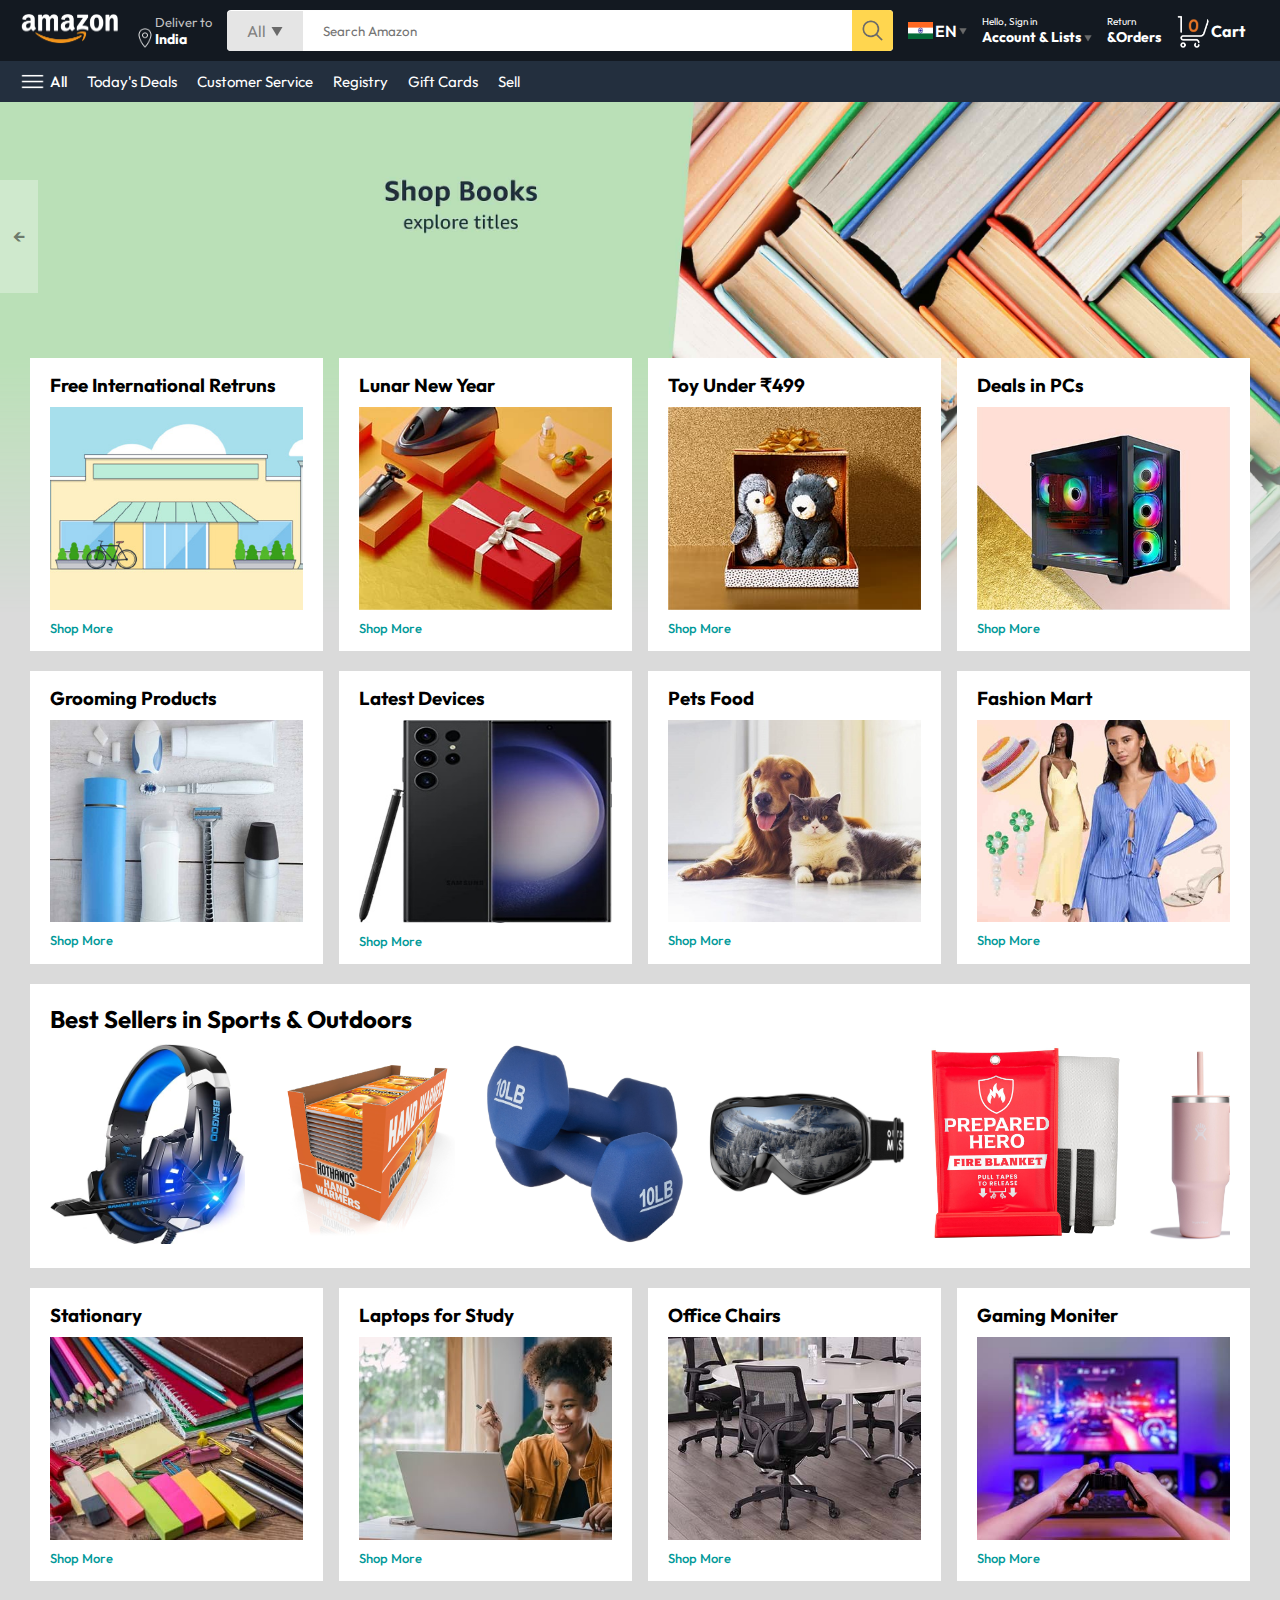
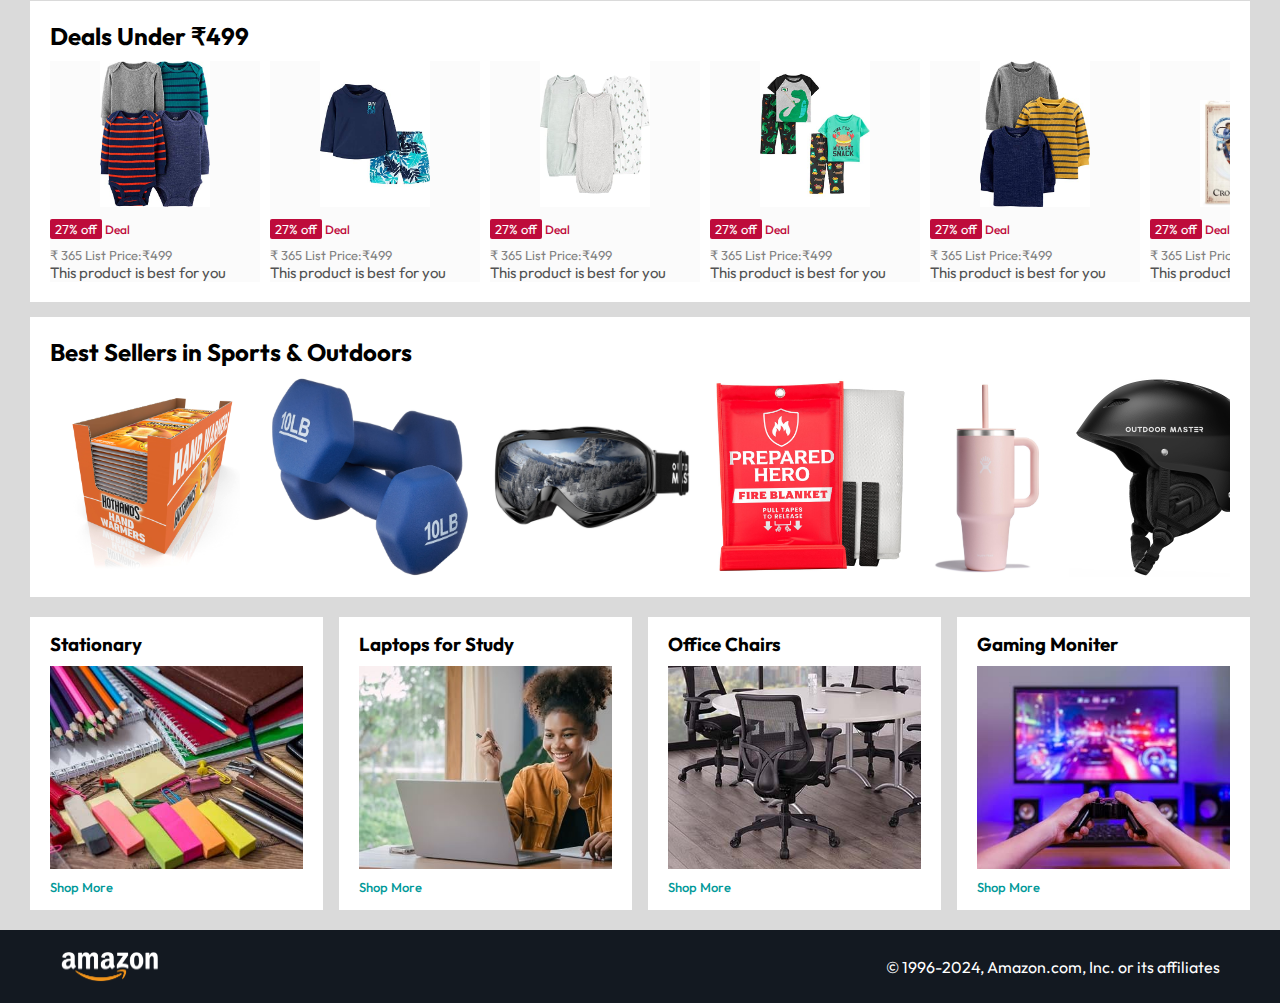
<file: index.html>
<!DOCTYPE html>
<html lang="en">

<head>
    <meta charset="UTF-8">
    <meta name="viewport" content="width=device-width, initial-scale=1.0">
    <title>AMAZON CLONE</title>
    <link rel="stylesheet" href="style.css">
</head>

<body>
    <nav>
        <a href="/">
            <img src="assets/amazon_logo.png" width="100" alt="">
        </a>
        <div class="nav-country">
            <img src="assets/location_icon.png" height="20" alt="">
            <div>
                <p>Deliver to</p>
                <h1>India</h1>
            </div>
        </div>
        <div class="nav-search">
            <div class="nav-search-category">
                <p>All</p>
                <img src="assets/dropdown_icon.png" height="12" alt="">
            </div>
            <input type="text" class="nav-search-input" placeholder="Search Amazon">
            <img src="assets/search_icon.png" class="nav-search-icon" alt="">
        </div>
        <div class="nav-language">
            <img src="assets/india_flag.jpg" width="25px" alt="">
            <p>EN</p>
            <img src="assets/dropdown_icon.png" width="8px" alt="">
        </div>
        <div class="nav-text">
            <p><a href="signin.html">Hello, Sign in</a></p>
            <h1>Account & Lists <img src="assets/dropdown_icon.png" width="8px" alt=""></h1>
        </div>
        <div class="nav-text">
            <p>Return</p>
            <h1>&Orders</h1>
        </div>
        <a href="signin.html" class="mobile-user-icon" style="display: none;">
            <img src="assets/user.png" alt="">
        </a>
        <a href="cart.html" class="nav-cart">
            <img src="assets/cart_icon.png" width="35px" alt="">
            <h4>Cart</h4>
        </a>
    </nav>
    <div class="nav-bottom">
        <div>
            <img src="assets/menu_icon.png" width="25px" al="">
            <p>All</p>
        </div>
        <p>Today's Deals</p>
        <p>Customer Service</p>
        <p>Registry</p>
        <p>Gift Cards</p>
        <p>Sell</p>
    </div>
    <div class="header-slider">
        <a href="#" class="control_prev">&#8592</a>
        <a href="#" class="control_next">&#8594</a>
        <ul>
            <img src="assets/header1.jpg" class="header-img" alt="">
            <img src="assets/header2.jpg" class="header-img" alt="">
            <img src="assets/header3.jpg" class="header-img" alt="">
            <img src="assets/header4.jpg" class="header-img" alt="">
            <img src="assets/header5.jpg" class="header-img" alt="">
            <img src="assets/header6.jpg" class="header-img" alt="">
        </ul>
    </div>
    <div class="box-row header-box">
        <div class="box-col">
            <h3>Free International Retruns</h3>
            <img src="assets/box1-1.jpg" alt="">
            <a href="/">Shop More</a>
        </div>
        <div class="box-col">
            <h3>Lunar New Year</h3>
            <img src="assets/box1-2.jpg" alt="">
            <a href="/">Shop More</a>
        </div>
        <div class="box-col">
            <h3>Toy Under ₹499</h3>
            <img src="assets/box1-3.jpg" alt="">
            <a href="/">Shop More</a>
        </div>
        <div class="box-col">
            <h3>Deals in PCs</h3>
            <img src="assets/box1-4.jpg" alt="">
            <a href="/">Shop More</a>
        </div>
    </div>
    <div class="box-row">
        <div class="box-col">
            <h3>Grooming Products</h3>
            <img src="assets/box2-1.jpg" alt="">
            <a href="/">Shop More</a>
        </div>
        <div class="box-col">
            <h3>Latest Devices</h3>
            <img src="assets/box2-2.jpg" alt="">
            <a href="/">Shop More</a>
        </div>
        <div class="box-col">
            <h3>Pets Food</h3>
            <img src="assets/box2-3.jpg" alt="">
            <a href="/">Shop More</a>
        </div>
        <div class="box-col">
            <h3>Fashion Mart</h3>
            <img src="assets/box2-4.jpg" alt="">
            <a href="/">Shop More</a>
        </div>
    </div>
    <div class="products-slider">
        <h2>Best Sellers in Sports & Outdoors</h2>
        <div class="products">
            <a href="product.html">
                <img src="assets/product_img.jpg" alt="">
            </a>
            <img src="assets/product1-1.jpg" alt="">
            <img src="assets/product1-2.jpg" alt="">
            <img src="assets/product1-3.jpg" alt="">
            <img src="assets/product1-4.jpg" alt="">
            <img src="assets/product1-5.jpg" alt="">
            <img src="assets/product1-6.jpg" alt="">
            <img src="assets/product1-7.jpg" alt="">
            <img src="assets/product1-8.jpg" alt="">
            <img src="assets/product1-9.jpg" alt="">
            <img src="assets/product1-10.jpg" alt="">
        </div>
    </div>
    <div class="box-row">
        <div class="box-col">
            <h3>Stationary</h3>
            <img src="assets/box3-1.jpg" alt="">
            <a href="/">Shop More</a>
        </div>
        <div class="box-col">
            <h3>Laptops for Study</h3>
            <img src="assets/box3-2.jpg" alt="">
            <a href="/">Shop More</a>
        </div>
        <div class="box-col">
            <h3>Office Chairs</h3>
            <img src="assets/box3-3.jpg" alt="">
            <a href="/">Shop More</a>
        </div>
        <div class="box-col">
            <h3>Gaming Moniter</h3>
            <img src="assets/box3-4.jpg" alt="">
            <a href="/">Shop More</a>
        </div>
    </div>
    <div class="product-slider-with-price">
        <h2>Deals Under ₹499</h2>
        <div class="products">
            <div class="product-card">
                <div class="product-img-container">
                    <img src="assets/product2-1.jpg" alt="">
                </div>
                <div class="product-offer">
                    <p>27% off</p> <span>Deal</span>
                </div>
                <p class="product-price">₹ <span>365</span> List Price:₹499</p>
                <h4>This product is best for you</h4>
            </div>
            <div class="product-card">
                <div class="product-img-container">
                    <img src="assets/product2-2.jpg" alt="">
                </div>
                <div class="product-offer">
                    <p>27% off</p> <span>Deal</span>
                </div>
                <p class="product-price">₹ <span>365</span> List Price:₹499</p>
                <h4>This product is best for you</h4>
            </div>
            <div class="product-card">
                <div class="product-img-container">
                    <img src="assets/product2-3.jpg" alt="">
                </div>
                <div class="product-offer">
                    <p>27% off</p> <span>Deal</span>
                </div>
                <p class="product-price">₹ <span>365</span> List Price:₹499</p>
                <h4>This product is best for you</h4>
            </div>
            <div class="product-card">
                <div class="product-img-container">
                    <img src="assets/product2-4.jpg" alt="">
                </div>
                <div class="product-offer">
                    <p>27% off</p> <span>Deal</span>
                </div>
                <p class="product-price">₹ <span>365</span> List Price:₹499</p>
                <h4>This product is best for you</h4>
            </div>
            <div class="product-card">
                <div class="product-img-container">
                    <img src="assets/product2-5.jpg" alt="">
                </div>
                <div class="product-offer">
                    <p>27% off</p> <span>Deal</span>
                </div>
                <p class="product-price">₹ <span>365</span> List Price:₹499</p>
                <h4>This product is best for you</h4>
            </div>
            <div class="product-card">
                <div class="product-img-container">
                    <img src="assets/product2-6.jpg" alt="">
                </div>
                <div class="product-offer">
                    <p>27% off</p> <span>Deal</span>
                </div>
                <p class="product-price">₹ <span>365</span> List Price:₹499</p>
                <h4>This product is best for you</h4>
            </div>
            <div class="product-card">
                <div class="product-img-container">
                    <img src="assets/product2-7.jpg" alt="">
                </div>
                <div class="product-offer">
                    <p>27% off</p> <span>Deal</span>
                </div>
                <p class="product-price">₹ <span>365</span> List Price:₹499</p>
                <h4>This product is best for you</h4>
            </div>
            <div class="product-card">
                <div class="product-img-container">
                    <img src="assets/product2-8.jpg" alt="">
                </div>
                <div class="product-offer">
                    <p>27% off</p> <span>Deal</span>
                </div>
                <p class="product-price">₹ <span>365</span> List Price:₹499</p>
                <h4>This product is best for you</h4>
            </div>
            <div class="product-card">
                <div class="product-img-container">
                    <img src="assets/product2-9.jpg" alt="">
                </div>
                <div class="product-offer">
                    <p>27% off</p> <span>Deal</span>
                </div>
                <p class="product-price">₹ <span>365</span> List Price:₹499</p>
                <h4>This product is best for you</h4>
            </div>
            <div class="product-card">
                <div class="product-img-container">
                    <img src="assets/product2-10.jpg" alt="">
                </div>
                <div class="product-offer">
                    <p>27% off</p> <span>Deal</span>
                </div>
                <p class="product-price">₹ <span>365</span> List Price:₹499</p>
                <h4>This product is best for you</h4>
            </div>
            <div class="product-card">
                <div class="product-img-container">
                    <img src="assets/product2-11.jpg" alt="">
                </div>
                <div class="product-offer">
                    <p>27% off</p> <span>Deal</span>
                </div>
                <p class="product-price">₹ <span>365</span> List Price:₹499</p>
                <h4>This product is best for you</h4>
            </div>
            <div class="product-card">
                <div class="product-img-container">
                    <img src="assets/product2-12.jpg" alt="">
                </div>
                <div class="product-offer">
                    <p>27% off</p> <span>Deal</span>
                </div>
                <p class="product-price">₹ <span>365</span> List Price:₹499</p>
                <h4>This product is best for you</h4>
            </div>
        </div>
    </div>
    <div class="products-slider">
        <h2>Best Sellers in Sports & Outdoors</h2>
        <div class="products">
            <img src="assets/product1-1.jpg" alt="">
            <img src="assets/product1-2.jpg" alt="">
            <img src="assets/product1-3.jpg" alt="">
            <img src="assets/product1-4.jpg" alt="">
            <img src="assets/product1-5.jpg" alt="">
            <img src="assets/product1-6.jpg" alt="">
            <img src="assets/product1-7.jpg" alt="">
            <img src="assets/product1-8.jpg" alt="">
            <img src="assets/product1-9.jpg" alt="">
            <img src="assets/product1-10.jpg" alt="">
        </div>
    </div>
    <div class="box-row">
        <div class="box-col">
            <h3>Stationary</h3>
            <img src="assets/box3-1.jpg" alt="">
            <a href="/">Shop More</a>
        </div>
        <div class="box-col">
            <h3>Laptops for Study</h3>
            <img src="assets/box3-2.jpg" alt="">
            <a href="/">Shop More</a>
        </div>
        <div class="box-col">
            <h3>Office Chairs</h3>
            <img src="assets/box3-3.jpg" alt="">
            <a href="/">Shop More</a>
        </div>
        <div class="box-col">
            <h3>Gaming Moniter</h3>
            <img src="assets/box3-4.jpg" alt="">
            <a href="/">Shop More</a>
        </div>
    </div>
    <footer>
        <img src="assets/amazon_logo.png" width="100" alt="">
        <p>© 1996-2024, Amazon.com, Inc. or its affiliates</p>
    </footer>
    <script src="script.js"></script>
</body>

</html>
</file>
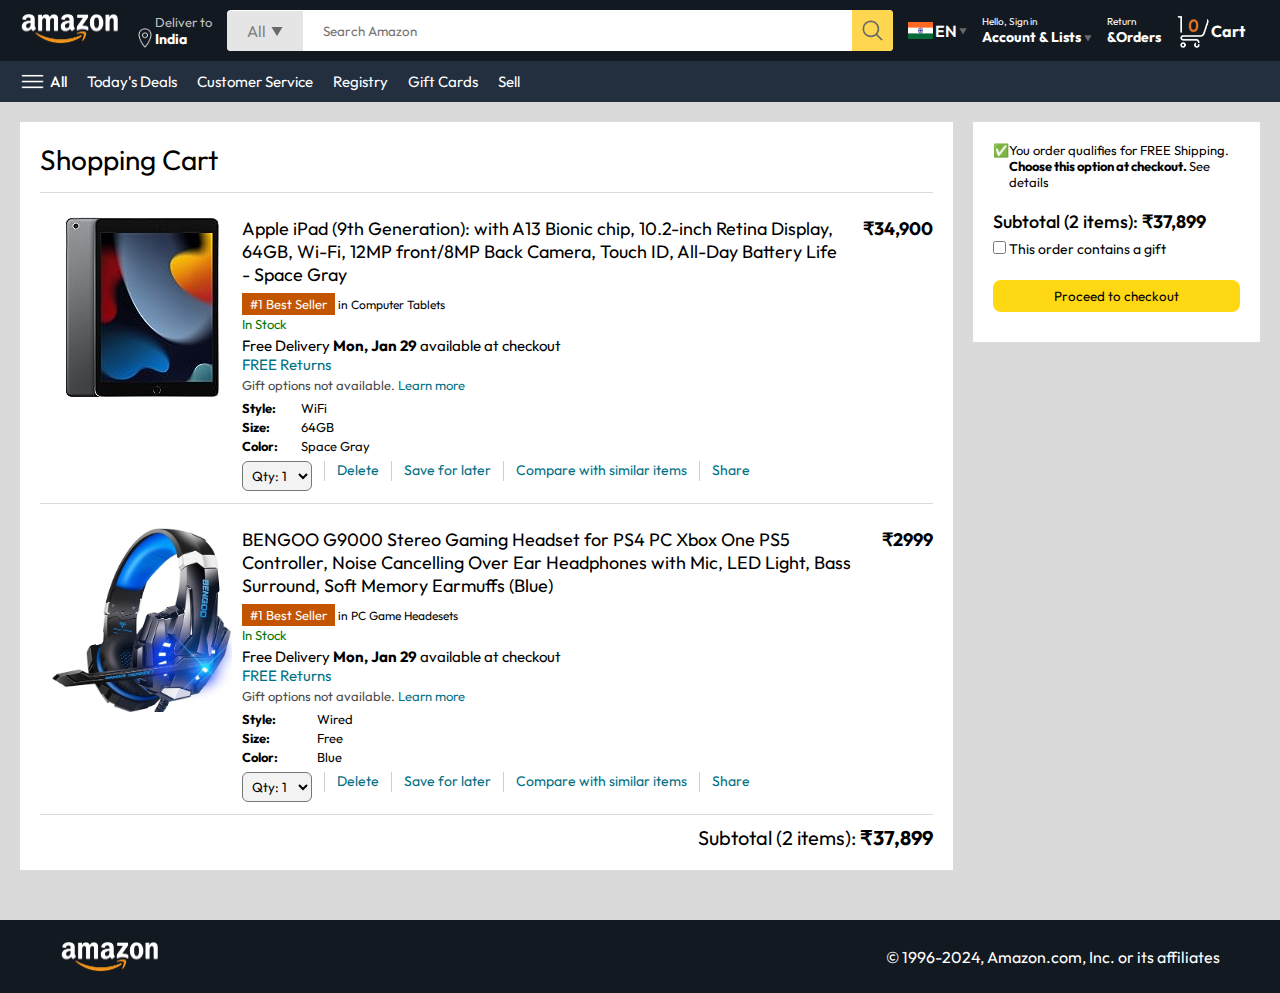
<file: cart.html>
<!DOCTYPE html>
<html lang="en">
<head>
    <meta charset="UTF-8">
    <meta name="viewport" content="width=device-width, initial-scale=1.0">
    <title>Cart</title>
    <link rel="stylesheet" href="style.css">
    <link rel="stylesheet" href="cart.css">
</head>
<body>
    <nav>
        <a href="/">
            <img src="assets/amazon_logo.png" width="100" alt="">
        </a>
        <div class="nav-country">
            <img src="assets/location_icon.png" height="20" alt="">
            <div>
                <p>Deliver to</p>
                <h1>India</h1>
            </div>
        </div>
        <div class="nav-search">
            <div class="nav-search-category">
                <p>All</p>
                <img src="assets/dropdown_icon.png" height="12" alt="">
            </div>
            <input type="text" class="nav-search-input" placeholder="Search Amazon">
            <img src="assets/search_icon.png" class="nav-search-icon" alt="">
        </div>
        <div class="nav-language">
            <img src="assets/india_flag.jpg" width="25px" alt="">
            <p>EN</p>
            <img src="assets/dropdown_icon.png" width="8px" alt="">
        </div>
        <div class="nav-text">
            <p><a href="signin.html">Hello, Sign in</a></p>
            <h1>Account & Lists <img src="assets/dropdown_icon.png" width="8px" alt=""></h1>
        </div>
        <div class="nav-text">
            <p>Return</p>
            <h1>&Orders</h1>
        </div>
        <a href="signin.html" class="mobile-user-icon" style="display: none;">
            <img src="assets/user.png" alt="">
        </a>
        <a href="cart.html" class="nav-cart">
            <img src="assets/cart_icon.png" width="35px" alt="">
            <h4>Cart</h4>
        </a>
    </nav>
    <div class="nav-bottom">
        <div>
            <img src="assets/menu_icon.png" width="25px" al="">
            <p>All</p>
        </div>
        <p>Today's Deals</p>
        <p>Customer Service</p>
        <p>Registry</p>
        <p>Gift Cards</p>
        <p>Sell</p>
    </div>
    <div class="cart">
        <div class="cart-left">
            <h1>Shopping Cart</h1>
            <hr>
            <div class="product-cart-list">
                <img src="assets/ipad_img.jpg" alt="" width="180px">
                <div>
                    <div class="product-cart-titleprice">
                        <p>Apple iPad (9th Generation): with A13 Bionic chip, 10.2-inch Retina Display, 64GB, Wi-Fi, 12MP front/8MP Back Camera, Touch ID, All-Day Battery Life - Space Gray</p>
                        <p><b>₹34,900</b></p>
                    </div>
                    <p class="product-cart-bestseller"><span>#1 Best Seller</span> in Computer Tablets</p>
                    <p class="product-cart-stock">In Stock</p>
                    <p class="product-cart-delivery">Free Delivery <b>Mon, Jan 29</b> available at checkout</p>
                    <p class="product-cart-returns">FREE Returns</p>
                    <p class="product-cart-giftoption">Gift options not available. <span>Learn more</span></p>
                    <div class="product-cart-specs">
                        <p><b>Style: </b></p> <p>WiFi</p>
                        <p><b>Size: </b></p> <p>64GB</p>
                        <p><b>Color: </b></p> <p>Space Gray</p>
                    </div>
                    <div class="cart-list-action">
                        <select>
                            <option value="1">Qty: 1</option>
                            <option value="2">Qty: 2</option>
                            <option value="3">Qty: 3</option>
                            <option value="4">Qty: 4</option>
                            <option value="5">Qty: 5</option>
                        </select>
                        <hr>
                        <p class="action-btn">Delete</p>
                        <hr>
                        <p class="action-btn">Save for later</p>
                        <hr>
                        <p class="action-btn">Compare with similar items</p>
                        <hr>
                        <p class="action-btn">Share</p>
                    </div>
                </div>
            </div>
            <hr>
            <div class="product-cart-list">
                <img src="assets/product_img.jpg" alt="" width="180px">
                <div>
                    <div class="product-cart-titleprice">
                        <p>BENGOO G9000 Stereo Gaming Headset for PS4 PC Xbox One PS5 Controller, Noise Cancelling Over Ear Headphones with Mic, LED Light, Bass Surround, Soft Memory Earmuffs (Blue)</p>
                        <p><b>₹2999</b></p>
                    </div>
                    <p class="product-cart-bestseller"><span>#1 Best Seller</span> in PC Game Headesets</p>
                    <p class="product-cart-stock">In Stock</p>
                    <p class="product-cart-delivery">Free Delivery <b>Mon, Jan 29</b> available at checkout</p>
                    <p class="product-cart-returns">FREE Returns</p>
                    <p class="product-cart-giftoption">Gift options not available. <span>Learn more</span></p>
                    <div class="product-cart-specs">
                        <p><b>Style: </b></p> <p>Wired</p>
                        <p><b>Size: </b></p> <p>Free</p>
                        <p><b>Color: </b></p> <p>Blue</p>
                    </div>
                    <div class="cart-list-action">
                        <select>
                            <option value="1">Qty: 1</option>
                            <option value="2">Qty: 2</option>
                            <option value="3">Qty: 3</option>
                            <option value="4">Qty: 4</option>
                            <option value="5">Qty: 5</option>
                        </select>
                        <hr>
                        <p class="action-btn">Delete</p>
                        <hr>
                        <p class="action-btn">Save for later</p>
                        <hr>
                        <p class="action-btn">Compare with similar items</p>
                        <hr>
                        <p class="action-btn">Share</p>
                    </div>
                </div>
            </div>
            <hr>
            <div class="cart-list-subtotal">
                Subtotal (2 items): <b>₹37,899</b>
            </div>
        </div>
        <div class="cart-right">
            <div class="cart-free-delivery">
                <p>&#x2705</p>
                <p>You order qualifies for FREE Shipping. <b>Choose this option at checkout. </b>See details</p>
            </div>
            <p class="cart-subtotal">Subtotal (2 items): <b>₹37,899</b></p>
            <p class="cart-right-gift"> <input type="checkbox"> This order contains a gift</p>
            <button>Proceed to checkout</button>
        </div>
    </div>
    <footer class="footer-cart">
        <img src="assets/amazon_logo.png" width="100" alt="">
        <p>© 1996-2024, Amazon.com, Inc. or its affiliates</p>
    </footer>
</body>
</html>
</file>
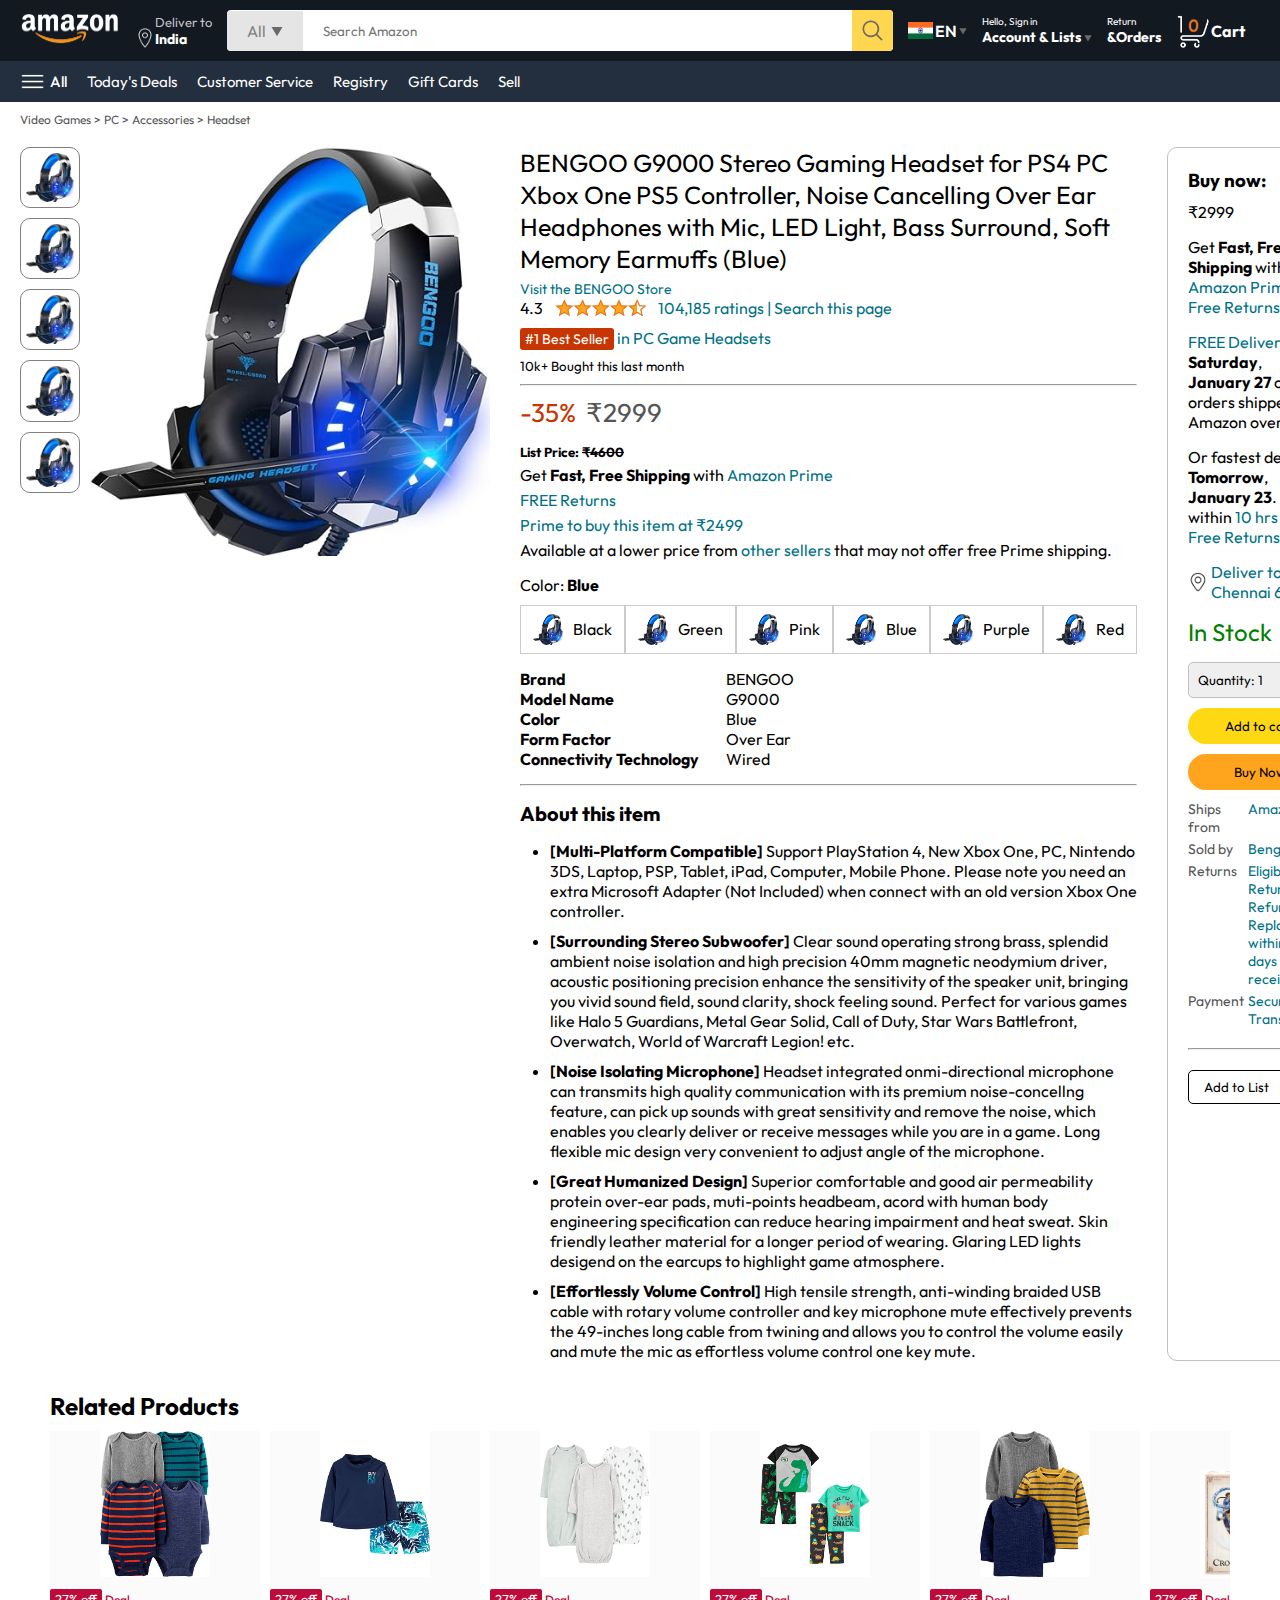
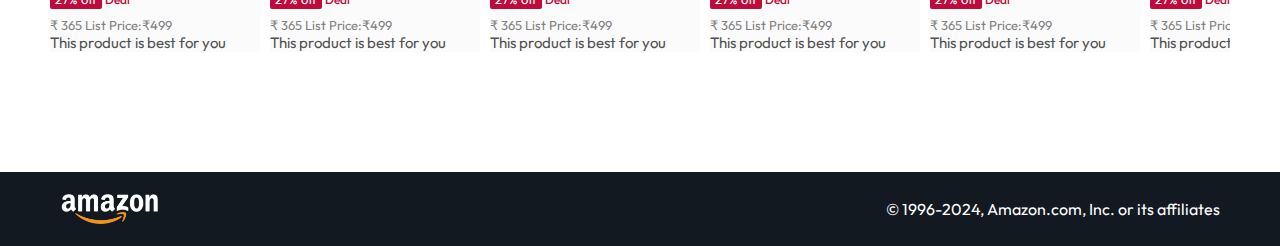
<file: product.html>
<!DOCTYPE html>
<html lang="en">
<head>
    <meta charset="UTF-8">
    <meta name="viewport" content="width=device-width, initial-scale=1.0">
    <title>Product Page</title>
    <link rel="stylesheet" href="style.css">
    <link rel="stylesheet" href="product.css">
</head>
<body>
    <nav>
        <a href="/">
            <img src="assets/amazon_logo.png" width="100" alt="">
        </a>
        <div class="nav-country">
            <img src="assets/location_icon.png" height="20" alt="">
            <div>
                <p>Deliver to</p>
                <h1>India</h1>
            </div>
        </div>
        <div class="nav-search">
            <div class="nav-search-category">
                <p>All</p>
                <img src="assets/dropdown_icon.png" height="12" alt="">
            </div>
            <input type="text" class="nav-search-input" placeholder="Search Amazon">
            <img src="assets/search_icon.png" class="nav-search-icon" alt="">
        </div>
        <div class="nav-language">
            <img src="assets/india_flag.jpg" width="25px" alt="">
            <p>EN</p>
            <img src="assets/dropdown_icon.png" width="8px" alt="">
        </div>
        <div class="nav-text">
            <p><a href="signin.html">Hello, Sign in</a></p>
            <h1>Account & Lists <img src="assets/dropdown_icon.png" width="8px" alt=""></h1>
        </div>
        <div class="nav-text">
            <p>Return</p>
            <h1>&Orders</h1>
        </div>
        <a href="signin.html" class="mobile-user-icon" style="display: none;">
            <img src="assets/user.png" alt="">
        </a>
        <a href="cart.html" class="nav-cart">
            <img src="assets/cart_icon.png" width="35px" alt="">
            <h4>Cart</h4>
        </a>
    </nav>
    <div class="nav-bottom">
        <div>
            <img src="assets/menu_icon.png" width="25px" al="">
            <p>All</p>
        </div>
        <p>Today's Deals</p>
        <p>Customer Service</p>
        <p>Registry</p>
        <p>Gift Cards</p>
        <p>Sell</p>
    </div>
    <p class="breadcrum">Video Games > PC > Accessories > Headset</p>
    <div class="product-display">
        <div class="product-d-image">
            <div class="product-icons">
                <img src="assets/product_img.jpg" alt="" width="60">
                <img src="assets/product_img.jpg" alt="" width="60">
                <img src="assets/product_img.jpg" alt="" width="60">
                <img src="assets/product_img.jpg" alt="" width="60">
                <img src="assets/product_img.jpg" alt="" width="60">
            </div>
            <div class="product-main-image">
                <img src="assets/product_img.jpg" alt="" width="400">
            </div>
        </div>
        <div class="product-d-deatils">
            <p class="product-title">
                BENGOO G9000 Stereo Gaming Headset for PS4 PC Xbox One PS5 Controller, Noise Cancelling Over Ear Headphones with Mic, LED Light, Bass Surround, Soft Memory Earmuffs (Blue)
            </p>
            <p class="brand-store">Visit the BENGOO Store</p>
            <div class="product-rating">
                <div>
                    <div>4.3 <img src="assets/rating_img.png" height="20px"></div>
                    <p>104,185 ratings | Search this page</p>
                </div>
                <p><span>#1 Best Seller</span> in PC Game Headsets</p>
                <h5>10k+ Bought this last month</h5>
                <hr>
            </div>
            <div class="product-d-price">
                <div>
                    <p>-35%</p>
                    <h1>₹2999</h1>
                </div>
                <h5>List Price: <span>₹4600</span></h5>
                <p>Get <b>Fast, Free Shipping</b> with <span>Amazon Prime</span></p>
                <p><span>FREE Returns</span></p>
                <p><span>Prime to buy this item at ₹2499</span></p>
                <p>Available at a lower price from <span>other sellers</span> that may not offer free Prime shipping.</p>    
            </div>
            <div class="product-color-selection">
                <p>Color: <b>Blue</b></p>
                <div class="product-color-options">
                    <div class="option">
                        <img src="assets/product_img.jpg" alt="" width="30px">
                        <p>Black</p>
                    </div>
                    <div class="option">
                        <img src="assets/product_img.jpg" alt="" width="30px">
                        <p>Green</p>
                    </div>
                    <div class="option">
                        <img src="assets/product_img.jpg" alt="" width="30px">
                        <p>Pink</p>
                    </div>
                    <div class="option">
                        <img src="assets/product_img.jpg" alt="" width="30px">
                        <p>Blue</p>
                    </div>
                    <div class="option">
                        <img src="assets/product_img.jpg" alt="" width="30px">
                        <p>Purple</p>
                    </div>
                    <div class="option">
                        <img src="assets/product_img.jpg" alt="" width="30px">
                        <p>Red</p>
                    </div>
                </div>
            </div>
            <div class="product-info">
                <p><b>Brand</b></p> <p>BENGOO</p>
                <p><b>Model Name</b></p> <p>G9000</p>
                <p><b>Color</b></p> <p>Blue</p>
                <p><b>Form Factor</b></p> <p>Over Ear</p>
                <p><b>Connectivity Technology</b></p> <p>Wired</p>
            </div>
            <hr>
            <div class="product-description">
                <h1>About this item</h1>
                <ul>
                    <li><b>[Multi-Platform Compatible]</b> Support PlayStation 4, New Xbox One, PC, Nintendo 3DS, Laptop, PSP, Tablet, iPad, Computer, Mobile Phone. Please note you need an extra Microsoft Adapter (Not Included) when connect with an old version Xbox One controller.</li>
                    <li><b>[Surrounding Stereo Subwoofer]</b> Clear sound operating strong brass, splendid ambient noise isolation and high precision 40mm magnetic neodymium driver, acoustic positioning precision enhance the sensitivity of the speaker unit, bringing you vivid sound field, sound clarity, shock feeling sound. Perfect for various games like Halo 5 Guardians, Metal Gear Solid, Call of Duty, Star Wars Battlefront, Overwatch, World of Warcraft Legion! etc.</li>
                    <li><b>[Noise Isolating Microphone]</b> Headset integrated onmi-directional microphone can transmits high quality communication with its premium noise-concellng feature, can pick up sounds with great sensitivity and remove the noise, which enables you clearly deliver or receive messages while you are in a game. Long flexible mic design very convenient to adjust angle of the microphone.</li>
                    <li><b>[Great Humanized Design]</b> Superior comfortable and good air permeability protein over-ear pads, muti-points headbeam, acord with human body engineering specification can reduce hearing impairment and heat sweat. Skin friendly leather material for a longer period of wearing. Glaring LED lights desigend on the earcups to highlight game atmosphere.</li>
                    <li><b>[Effortlessly Volume Control]</b> High tensile strength, anti-winding braided USB cable with rotary volume controller and key microphone mute effectively prevents the 49-inches long cable from twining and allows you to control the volume easily and mute the mic as effortless volume control one key mute.</li>
                </ul>
            </div>
        </div>
        <div class="product-d-purchase">
            <div class="title">
                <h3>Buy now: </h3> <img src="assets/circle_icon.png" alt="" width="20px">
            </div>
            <h1 class="price">₹2999</h1>
            <div class="gap">
                <p>Get <b>Fast, Free Shipping</b> with <span>Amazon Prime</span></p>
                <p><span>Free Returns</span></p>
            </div>
            <div class="gap">
                <p><span>FREE Delivery</span> <b>Saturday</b>, </p>
                <p><b>January 27</b> on orders shipped by Amazon over ₹500</p>
            </div>
            <div class="gap">
                <p>Or fastest delivery <b>Tomorrow</b>, <b>January 23</b>. Order within <span>10 hrs 56 min</span></p>
                <p><span>Free Returns</span></p>
            </div>
            <div class="delivery-location">
                <img src="assets/location_icon_dark.png" alt="" width="20px">
                <p><span>Deliver to Chennai 603203</span></p>
            </div>
            <h2 class="product-stock">In Stock</h2>
            <select class="product-quantity">
                <option value="1">Quantity: 1</option>
                <option value="2">Quantity: 2</option>
                <option value="3">Quantity: 3</option>
            </select>
            <button class="btn">Add to cart</button>
            <button class="btn product-buy">Buy Now</button>
            <div class="product-seller-info">
                <p>Ships from</p> <p><span>Amazon</span></p>
                <p>Sold by</p> <p><span>Bengoo Inc.</span></p>
                <p>Returns</p> <p><span>Eligible for Return, Refund or Replacement within 30 days of receipt</span></p>
                <p>Payment</p> <p><span>Secure Transaction</span></p>
            </div>
            <hr>
            <button class="product-add-list">Add to List</button>
        </div>
    </div>
    <div class="product-slider-with-price">
        <h2>Related Products</h2>
        <div class="products">
            <div class="product-card">
                <div class="product-img-container">
                    <img src="assets/product2-1.jpg" alt="">
                </div>
                <div class="product-offer">
                    <p>27% off</p> <span>Deal</span>
                </div>
                <p class="product-price">₹ <span>365</span> List Price:₹499</p>
                <h4>This product is best for you</h4>
            </div>
            <div class="product-card">
                <div class="product-img-container">
                    <img src="assets/product2-2.jpg" alt="">
                </div>
                <div class="product-offer">
                    <p>27% off</p> <span>Deal</span>
                </div>
                <p class="product-price">₹ <span>365</span> List Price:₹499</p>
                <h4>This product is best for you</h4>
            </div>
            <div class="product-card">
                <div class="product-img-container">
                    <img src="assets/product2-3.jpg" alt="">
                </div>
                <div class="product-offer">
                    <p>27% off</p> <span>Deal</span>
                </div>
                <p class="product-price">₹ <span>365</span> List Price:₹499</p>
                <h4>This product is best for you</h4>
            </div>
            <div class="product-card">
                <div class="product-img-container">
                    <img src="assets/product2-4.jpg" alt="">
                </div>
                <div class="product-offer">
                    <p>27% off</p> <span>Deal</span>
                </div>
                <p class="product-price">₹ <span>365</span> List Price:₹499</p>
                <h4>This product is best for you</h4>
            </div>
            <div class="product-card">
                <div class="product-img-container">
                    <img src="assets/product2-5.jpg" alt="">
                </div>
                <div class="product-offer">
                    <p>27% off</p> <span>Deal</span>
                </div>
                <p class="product-price">₹ <span>365</span> List Price:₹499</p>
                <h4>This product is best for you</h4>
            </div>
            <div class="product-card">
                <div class="product-img-container">
                    <img src="assets/product2-6.jpg" alt="">
                </div>
                <div class="product-offer">
                    <p>27% off</p> <span>Deal</span>
                </div>
                <p class="product-price">₹ <span>365</span> List Price:₹499</p>
                <h4>This product is best for you</h4>
            </div>
            <div class="product-card">
                <div class="product-img-container">
                    <img src="assets/product2-7.jpg" alt="">
                </div>
                <div class="product-offer">
                    <p>27% off</p> <span>Deal</span>
                </div>
                <p class="product-price">₹ <span>365</span> List Price:₹499</p>
                <h4>This product is best for you</h4>
            </div>
            <div class="product-card">
                <div class="product-img-container">
                    <img src="assets/product2-8.jpg" alt="">
                </div>
                <div class="product-offer">
                    <p>27% off</p> <span>Deal</span>
                </div>
                <p class="product-price">₹ <span>365</span> List Price:₹499</p>
                <h4>This product is best for you</h4>
            </div>
            <div class="product-card">
                <div class="product-img-container">
                    <img src="assets/product2-9.jpg" alt="">
                </div>
                <div class="product-offer">
                    <p>27% off</p> <span>Deal</span>
                </div>
                <p class="product-price">₹ <span>365</span> List Price:₹499</p>
                <h4>This product is best for you</h4>
            </div>
            <div class="product-card">
                <div class="product-img-container">
                    <img src="assets/product2-10.jpg" alt="">
                </div>
                <div class="product-offer">
                    <p>27% off</p> <span>Deal</span>
                </div>
                <p class="product-price">₹ <span>365</span> List Price:₹499</p>
                <h4>This product is best for you</h4>
            </div>
            <div class="product-card">
                <div class="product-img-container">
                    <img src="assets/product2-11.jpg" alt="">
                </div>
                <div class="product-offer">
                    <p>27% off</p> <span>Deal</span>
                </div>
                <p class="product-price">₹ <span>365</span> List Price:₹499</p>
                <h4>This product is best for you</h4>
            </div>
            <div class="product-card">
                <div class="product-img-container">
                    <img src="assets/product2-12.jpg" alt="">
                </div>
                <div class="product-offer">
                    <p>27% off</p> <span>Deal</span>
                </div>
                <p class="product-price">₹ <span>365</span> List Price:₹499</p>
                <h4>This product is best for you</h4>
            </div>
        </div>
    </div>
    <footer class="product-footer">
        <img src="assets/amazon_logo.png" width="100" alt="">
        <p>© 1996-2024, Amazon.com, Inc. or its affiliates</p>
    </footer>
    <script>
        const scrollConatainer = document.querySelectorAll('.products');
        for (const item of scrollConatainer) {
            item.addEventListener('wheel', (evt) => {
                evt.preventDefault();
                item.scrollLeft += evt.deltaY;
        });
    }
    </script>
</body>
</html>
</file>
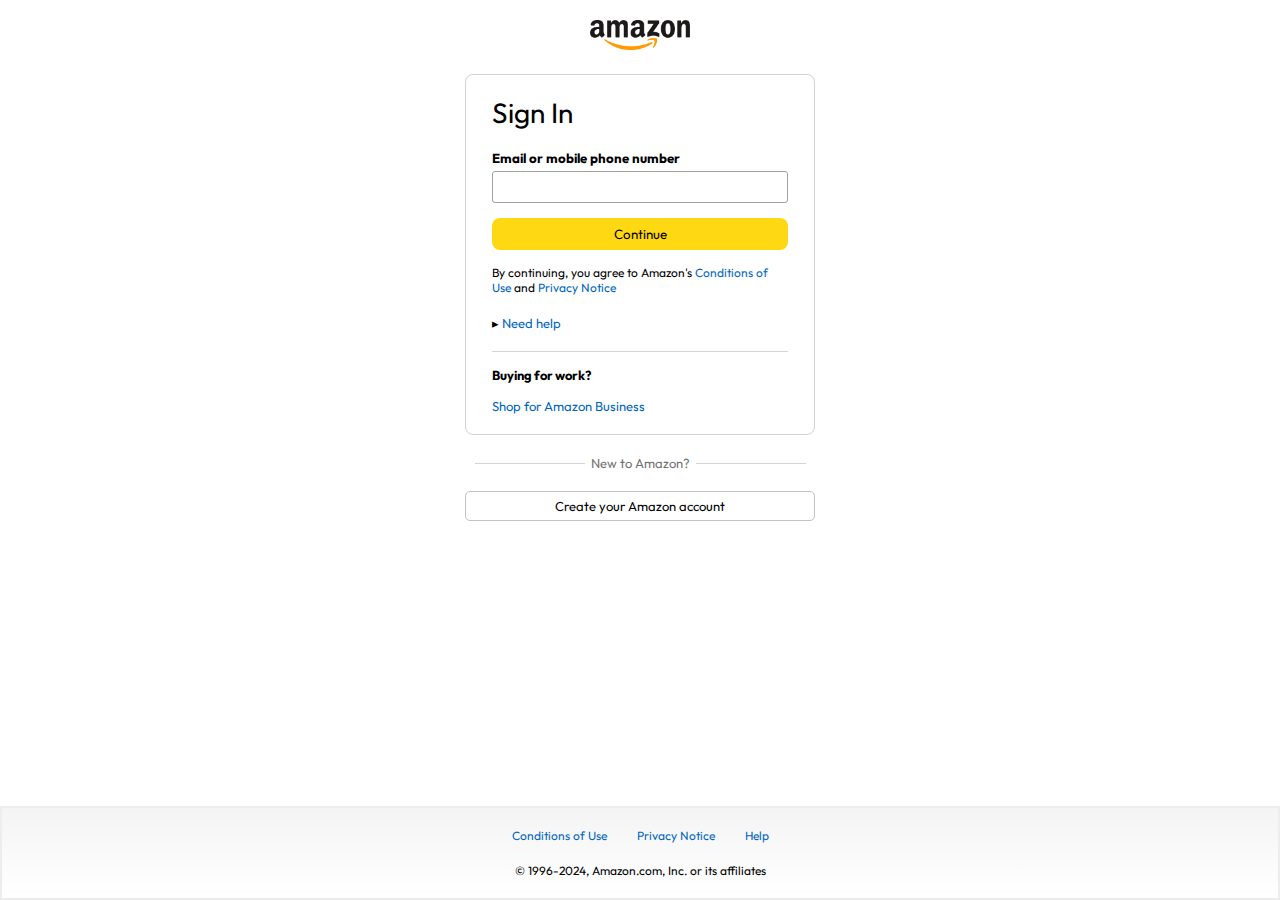
<file: signin.html>
<!DOCTYPE html>
<html lang="en">
<head>
    <meta charset="UTF-8">
    <meta name="viewport" content="width=device-width, initial-scale=1.0">
    <title>Sign In</title>
    <link rel="stylesheet" href="signin.css">
</head>
<body>
    <a href="/"><img class="logo" src="assets/amazon_logo_dark.png" alt="" width="100px"></a>
    <div class="signin-container">
        <h1 class="signin-title">Sign In</h1>
        <h5 class="input-label">Email or mobile phone number</h5>
        <input type="text">
        <button>Continue</button>
        <p class="signin-condition">By continuing, you agree to Amazon's <span>Conditions of Use</span> and <span>Privacy Notice</span></p>
        <p class="signin-help">&#9656 <span>Need help</span></p>
        <hr>
        <h4>Buying for work?</h4>
        <p class="signin-business"><span>Shop for Amazon Business</span></p>
    </div>
    <div class="signin-bottom">
        <hr>
        <p>New to Amazon?</p>
        <hr>
    </div>
    <a href="signup.html">
        <button class="signin-siginup-btn">Create your Amazon account</button>
    </a>
    <footer>
        <div class="footer-links">
            <a href="#">Conditions of Use</a>
            <a href="#">Privacy Notice</a>
            <a href="#">Help</a>
        </div>
        <p class="footer-copyright">© 1996-2024, Amazon.com, Inc. or its affiliates</p>
    </footer>
</body>
</html>
</file>
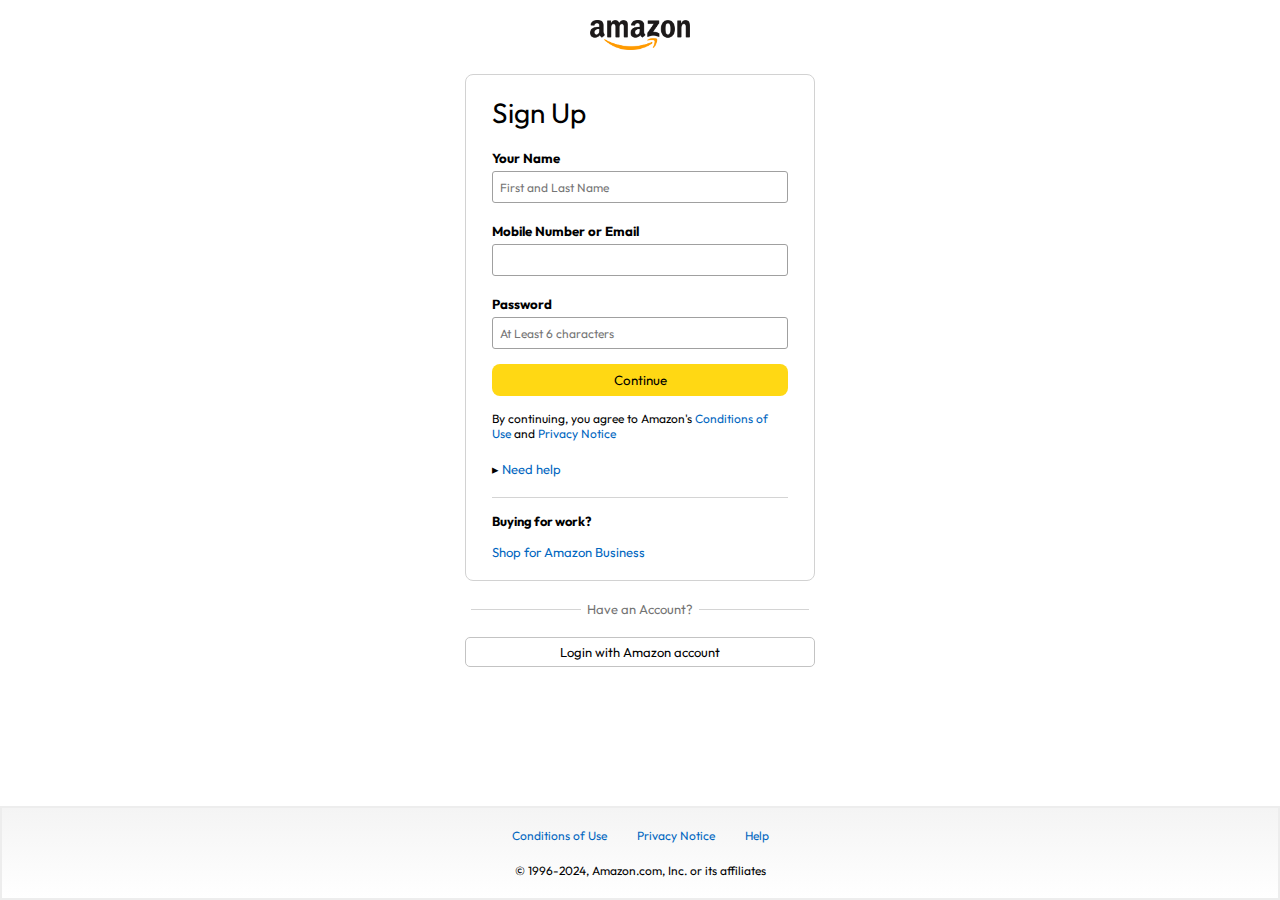
<file: signup.html>
<!DOCTYPE html>
<html lang="en">
<head>
    <meta charset="UTF-8">
    <meta name="viewport" content="width=device-width, initial-scale=1.0">
    <title>Sign Up</title>
    <link rel="stylesheet" href="signin.css">
</head>
<body>
    <a href="/"><img class="logo" src="assets/amazon_logo_dark.png" alt="" width="100px"></a>
    <div class="signin-container">
        <h1 class="signin-title">Sign Up</h1>
        <h5 class="input-label">Your Name</h5>
        <input type="text" placeholder="First and Last Name">
        <h5 class="input-label">Mobile Number or Email</h5>
        <input type="text">
        <h5 class="input-label">Password</h5>
        <input type="password" placeholder="At Least 6 characters">
        <button>Continue</button>
        <p class="signin-condition">By continuing, you agree to Amazon's <span>Conditions of Use</span> and <span>Privacy Notice</span></p>
        <p class="signin-help">&#9656 <span>Need help</span></p>
        <hr>
        <h4>Buying for work?</h4>
        <p class="signin-business"><span>Shop for Amazon Business</span></p>
    </div>
    <div class="signin-bottom">
        <hr>
        <p>Have an Account?</p>
        <hr>
    </div>
    <a href="signin.html">
        <button class="signin-siginup-btn">Login with Amazon account</button>
    </a>
    <footer>
        <div class="footer-links">
            <a href="#">Conditions of Use</a>
            <a href="#">Privacy Notice</a>
            <a href="#">Help</a>
        </div>
        <p class="footer-copyright">© 1996-2024, Amazon.com, Inc. or its affiliates</p>
    </footer>
</body>
</html>
</file>
<file: style.css>
@import url('https://fonts.googleapis.com/css2?family=Outfit:wght@100..900&display=swap');

* {
    padding: 0;
    margin: 0;
    box-sizing: border-box;
    font-family: Outfit;
}

body {
    background: #dadada;
}

a {
    text-decoration: none;
    color: inherit;
}

nav {
    display: flex;
    align-items: center;
    justify-content: space-between;
    background: #131921;
    padding: 10px 20px;
    color: #fff;
}

.nav-country {
    display: flex;
    align-items: end;
    margin-left: 15px;
    font-size: 13px;
    color: #c4c4c4;
}

.nav-country h1 {
    color: #fff;
    font-size: 14px;
}

.nav-search {
    flex: 1;
    display: flex;
    align-items: center;
    background: #fff;
    color: gray;
    max-width: 1000px;
    border-radius: 4px;
    margin-left: 15px;
}

.nav-search-category {
    display: flex;
    align-items: center;
    padding: 10px 20px;
    gap: 5px;
    background: #e5e5e5;
    border-radius: 4px 0 0 4px;
}

.nav-search-input {
    border: none;
    outline: none;
    padding-left: 20px;
    width: 100%;
}

.nav-search-icon {
    max-width: 41px;
    padding: 8px;
    background: #ffd64f;
    border-radius: 0 4px 4px 0;
}

.nav-language {
    display: flex;
    align-items: center;
    gap: 2px;
    font-weight: 600;
    margin-left: 15px;
}

.nav-text {
    margin-left: 15px;
}

.nav-text p {
    font-size: 10px;
}

.nav-text h1 {
    font-size: 14px;
}

.nav-cart {
    display: flex;
    align-items: center;
    margin: 0px 15px;
}

.nav-bottom {
    display: flex;
    align-items: center;
    gap: 20px;
    padding: 8px 20px;
    background: #232f3e;
    color: #fff;
    font-size: 15px;
}

.nav-bottom div {
    display: flex;
    align-items: center;
    gap: 5px;
    font-weight: 500;
}

.header-slider ul {
    display: flex;
    overflow-y: hidden;
}

.header-img {
    max-width: 100%;
    mask-image: linear-gradient(to bottom, #000000 50%, transparent 100%);
}

.header-slider a {
    position: absolute;
    top: 20%;
    z-index: 1;
    padding: 5vh 1vw;
    background: #ffffff4f;
    color: #0000007b;
    text-decoration: none;
    font-weight: 600;
    font-size: 18px;
    cursor: pointer;
}

.control_next {
    right: 0;
}

.box-row {
    display: flex;
    flex-wrap: wrap;
    row-gap: 20px;
    justify-content: space-between;
    margin: 20px 30px;
}

.box-col {
    display: flex;
    flex-direction: column;
    gap: 10px;
    padding: 15px 20px;
    background: #fff;
    max-width: 24%;
    min-width: 200px;
    z-index: 1;
}

.box-col a {
    font-size: 13px;
    color: #009999;
    font-weight: 500;
}

.header-box {
    margin-top: -20vw;
}

.products-slider {
    background: #fff;
    margin: 0 30px;
    padding: 20px;
    margin-bottom: 15px;
}

.products-slider .products {
    display: flex;
    overflow-x: auto;
    gap: 20px;
    margin-top: 10px;
}

.products-slider .products img {
    max-width: 200px;
    max-height: 200px;
}

.products-slider .products::-webkit-scrollbar {
    display: none;
}

.product-slider-with-price {
    background: #fff;
    margin: 0 30px;
    padding: 20px;
    margin-bottom: 15px;
}

.product-slider-with-price .products {
    display: flex;
    overflow-x: auto;
    gap: 10px;
    margin-top: 10px;
}

.product-slider-with-price .products::-webkit-scrollbar {
    display: none;
}

.product-card {
    display: flex;
    flex-direction: column;
    justify-content: end;
    min-width: 210px;
    background: #fbfbfb;
}

.product-card img {
    width: 110px;
    margin: 0 50px;
}

.product-offer p {
    background: #be0b3b;
    color: #fff;
    display: inline-block;
    padding: 2px 5px;
    border-radius: 2px;
    margin: 8px 0;
    font-size: 13px;
}

.product-offer span {
    color: #be0b3b;
    font-weight: 500;
    font-size: 12px;
}

.product-price {
    color: gray;
    font-size: 13px;
}

.product-card h4 {
    color: #525252;
    font-size: 15px;
    font-weight: 400;
}

footer {
    display: flex;
    justify-content: space-between;
    align-items: center;
    color: #fff;
    background: #131921;
    padding: 20px 60px;
}

/* ---------- media query ---------- */

@media only screen and (max-width: 900px){
    nav{
        flex-wrap: wrap;
    }
    .nav-search{
        order: 7;
        margin: 15px 0 5px;
        min-width: 300px;
    }
    .box-col{
        max-width: 48%;
    }
}

@media only screen and (max-width: 600px){
    .nav-country{
        display: none;
    }
    .nav-language{
        display: none;
    }
    .nav-text{
        display: none;
    }
    .nav-bottom{
        font-size: 13px;
        gap: 10px;
        overflow-x: scroll;
    }
    .nav-bottom::-webkit-scrollbar{
        display: none;
    }
    .nav-bottom p{
        text-wrap: nowrap;
    }
    .mobile-user-icon{
        display: flex !important;
        flex: 1;
        justify-content: flex-end;
    }
    .mobile-user-icon img{
        width: 25px;
    }
    .nav-cart h4{
        display: none;
    }
    .nav-cart img{
        width: 25px;
    }
    .header-slider a{
        top: 24%;
        padding: 2vh 1vw;
        font-size: 15px;
    }
    .box-col{
        max-width: 100%;
        width: 100%;
    }
    footer{
        justify-content: center;
        flex-direction: column;
        font-size: 14px;
    }
}
</file>
<file: cart.css>
.cart{
    display: flex;
    gap: 20px;
    margin: 20px;
}

.cart-left{
    background: white;
    padding: 20px;
}

.cart-left h1{
    font-size: 28px;
    font-weight: 400;
    margin-bottom: 15px;
}

.cart-left hr{
    border: none;
    height: 1px;
    background: #dadada;
}

.product-cart-list{
    display: flex;
    align-items: start;
    gap: 10px;
    padding: 24px 0 12px 12px;
}

.product-cart-titleprice{
    display: flex;
    gap: 20px;
    font-size: 18px;
}

.product-cart-bestseller{
    font-size: 12px;
    margin-top: 10px;
}

.product-cart-bestseller span{
    font-size: 13px;
    background: #c45500;
    color: #fff;
    padding: 3px 8px;
}

.product-cart-stock{
    font-size: 13px;
    color: #007600;
    margin: 4px 0; 
}

.product-cart-delivery{
    font-size: 15px;
}

.product-cart-returns{
    font-size: 15px;
    color: #007185;
    font-weight: 400;
}

.product-cart-giftoption{
    color: #494949;
    font-size: 13px;
    margin: 3px 0;
}

.product-cart-giftoption span{
    color: #007185;
}

.product-cart-specs{
    max-width: 150px;
    display: grid;
    grid-template-columns: auto auto;
    row-gap: 3px;
    font-size: 13px;
    margin: 7px 0;
}

.cart-list-action{
    display: flex;
    gap: 12px;
    font-size: 14px;
    color: #007185;
}

.cart-list-action hr{
    height: 20px;
    width: 1px;
    background: #cfcfcf;
}

.cart-list-action select{
    padding: 5px;
    border-radius: 6px;
    background: #f3f3f3;
}

.cart-list-subtotal{
    text-align: right;
    font-size: 20px;
    margin-top: 10px;
}

.cart-right{
    background: white;
    padding: 20px;
    max-height: 220px;
    min-width: 280px;
}

.cart-free-delivery{
    display: flex;
    font-size: 13px;
}

.cart-subtotal{
    margin-top: 20px;
    font-size: 18px;
    font-weight: 500;
}

.cart-right-gift{
    margin: 7px 0;
    font-size: 14px;
}

.cart-right button{
    width: 100%;
    height: 32px;
    margin: 15px 0;
    background: #ffd814;
    border: none;
    border-radius: 8px;
    cursor: pointer;
}

.cart-right button:hover{
    background: #ebc712;
}

.footer-cart{
    margin-top: 50px;
}

/* ---------- media query ---------- */

@media only screen and (max-width: 900px){
    .cart{
        flex-wrap: wrap;
    }
}

@media only screen and (max-width: 600px){
    .product-cart-list{
        padding: 24px 0;
    }
    .product-cart-list img{
        width: 80px;
    }
    .product-cart-titleprice{
        flex-wrap: wrap;
        font-size: 14px;
    }
    .product-cart-delivery{
        font-size: 13px;
    }
    .cart-list-action .action-btn:nth-last-child(1){
        display: none;
    }
    .cart-list-action hr:nth-last-child(2){
        display: none;
    }
    .cart-list-action .action-btn:nth-last-child(3){
        display: none;
    }
    .cart-list-action hr:nth-last-child(4){
        display: none;
    }
    .cart-right{
        min-width: 100%;
    }
}
</file>
<file: product.css>
body{
    background: #fff;
}

.breadcrum{
    padding: 10px 20px;
    font-size: 12px;
    color: #565656;
}

.product-display{
    min-height: 100%;
    padding: 10px 20px;
    display: flex;
}

.product-d-image{
    display: flex;
    gap: 10px;
}

.product-icons{
    display: flex;
    flex-direction: column;
    gap: 10px;
}

.product-icons img{
    border: 1px solid grey;
    border-radius: 10px;
    padding: 5px;
}

.product-d-deatils{
    margin: 0 30px;
}

.product-title{
    font-size: 25px;
}

.brand-store{
    margin-top: 5px;
    color: #007185;
    font-size: 14px;
}

.product-rating{
    display: flex;
    flex-direction: column;
    gap: 10px;
}

.product-rating div{
    display: flex;
    align-items: center;
    gap: 10px;
}

.product-rating p{
    color: #007185;
}

.product-rating p span{
    color: #fff;
    background: #c73500;
    padding: 2px 5px;
    border-radius: 3px;
    font-size: 14px;
}

.product-rating h5{
    font-weight: 400;
}

.product-d-price{
    display: flex;
    flex-direction: column;
    gap: 5px;
}

.product-d-price div{
    display: flex;
    align-items: center;
    gap: 10px;
    margin: 10px 0;
}

.product-d-price div p{
    font-size: 26px;
    color: #c73500;
}

.product-d-price div h1{
    font-size: 26px;
    font-weight: 500;
}

.product-d-price div h1{
    color: #565656;
    font-weight: 400;
}

.product-d-price h5 span{
    text-decoration: line-through;
}

.product-d-price p span{
    color: #007185;
}

.product-color-selection{
    margin: 15px 0;
}

.product-color-options{
    display: flex;
    justify-content: space-between;
    margin-top: 10px;
}

.option{
    display: flex;
    align-items: center;
    padding: 8px 12px;
    border: 1px solid #cbcbcb;
    gap: 10px;
}

.product-info{
    display: grid;
    grid-template-columns: auto auto;
    max-width: 300px;
    margin-bottom: 15px;
}

.product-description h1{
    font-size: 20px;
    margin: 15px 0;
}

.product-description ul{
    display: flex;
    flex-direction: column;
    gap: 10px;
    margin-left: 30px;
}

.product-d-purchase{
    width: 100%;
    max-width: 280px;
    border: 1px solid #c1c1c1;
    border-radius: 10px;
    padding: 20px;
}

.product-d-purchase .title{
    display: flex;
    justify-content: space-between;
    align-items: center;
}

.product-d-purchase .price{
    font-size: 16px;
    font-weight: 400;
    margin: 10px 0;
}

.product-d-purchase .gap{
    margin: 15px 0;
}

.product-d-purchase p span{
    color: #007185;
}

.delivery-location{
    display: flex;
    align-items: center;
    gap: 3px;
}

.product-stock{
    margin: 15px 0;
    color: green;
    font-weight: 400;
}

.product-quantity{
    padding: 8px 5px;
    outline: none;
    width: 100%;
    border-radius: 5px;
    background: #efefef;
    border-color: #c1c1c1;
}

.product-d-purchase .btn{
    outline: none;
    border: none;
    background: #ffd814;
    width: 100%;
    padding: 10px 0;
    margin-top: 10px;
    border-radius: 50px;
    cursor: pointer;
}

.product-d-purchase .product-buy{
    background: #ffa41c;
}

.product-seller-info{
    margin-top: 10px;
    display: grid;
    grid-template-columns: auto auto;
    gap: 4px;
    font-size: 14px;
    color: #565656;
}

.product-seller-info span{
    color: #007185;
}

.product-d-purchase hr{
    margin: 20px 0;
}

.product-add-list{
    width: 100%;
    padding: 8px 15px;
    border-radius: 5px;
    border: 1px solid #000;
    text-align: start;
    background: white;
    cursor: pointer;
}

.product-footer{
    margin-top: 100px;
}

/* ---------- media query ---------- */

@media only screen and (max-width: 900px){
    .product-display{
        flex-wrap: wrap;
    }
}

@media only screen and (max-width: 600px){
    .product-icons{
        display: none;
    }
    .product-main-image img{
        width: 100%;
        padding: 20px;
    }
    .option{
        padding: 6px 8px;
    }
    .option p{
        display: none;
    }
    .product-d-purchase{
        max-width: 90%;
        margin: 20px auto 10px;
    }
}
</file>
<file: signin.css>
@import url('https://fonts.googleapis.com/css2?family=Outfit:wght@100..900&display=swap');

* {
    padding: 0;
    margin: 0;
    box-sizing: border-box;
    font-family: Outfit;
}

body{
    background: white;
    text-align: center;
    font-family: Outfit;
    min-height: 100vh;
}

.logo{
    margin-top: 20px;
}

.signin-container{
    max-width: 350px;
    border: 1px solid #d2d2d2;
    margin: auto;
    margin-top: 20px;
    padding: 20px 26px;
    border-radius: 8px;
    text-align: left;
}

.signin-title{
    font-size: 28px;
    font-weight: 400;
}

.input-label{
    margin-top: 20px;
}

.signin-container input{
    width: 100%;
    height: 32px;
    margin-top: 5px;
    padding: 3px 7px;
    border-radius: 3px;
    border: 1px solid #a0a0a0;
    font-size: 12px;
}

.signin-container input:focus{
    outline: 3px solid #c2f2ff;
}

.signin-container button{
    width: 100%;
    height: 32px;
    margin: 15px 0;
    background: #ffd814;
    border: none;
    border-radius: 8px;
    cursor: pointer;
}

.signin-container button:hover{
    color: #ebc712;
}

.signin-condition{
    font-size: 12px;
}

.signin-condition span{
    color: #0066c0;
}

.signin-container p span{
    color: #0066c0;
}

.signin-help{
    font-size: 13px;
    margin: 20px 0;
}

.signin-container hr{
    border: none;
    height: 1px;
    background: #d4d4d4;
}

.signin-container h4{
    margin: 15px 0;
    font-size: 13px;
}

.signin-business{
    font-size: 13px;
}

.signin-bottom{
    width: 350px;
    font-size: 13px;
    color: #737373;
    margin: 20px auto;
    display: flex;
    align-items: center;
    justify-content: center;
    gap: 6px;
}

.signin-bottom hr{
    border: none;
    height: 1px;
    background: #d4d4d4;
    width: 110px;
}

.signin-siginup-btn{
    width: 350px;
    height: 30px;
    font-size: 13px;
    background: #fff;
    border-radius: 5px;
    border: 1px solid #c3c3c3;
}

.signin-siginup-btn:hover{
    background: #f1f1f1;
}

footer{
    width: 100%;
    height: auto;
    max-height: 200px;
    margin-top: 20px;
    padding: 20px 0;
    position: fixed;
    bottom: 0;
    background: linear-gradient(to bottom, #f4f4f4, #fff);
    border: 2px solid #ededed;
    font-size: 12px;
}

.footer-links{
    display: flex;
    justify-content: center;
    gap: 30px;
    margin-bottom: 20px;
}

footer .footer-links a{
    text-decoration: none;
    color: #0066c0;
}
</file>
